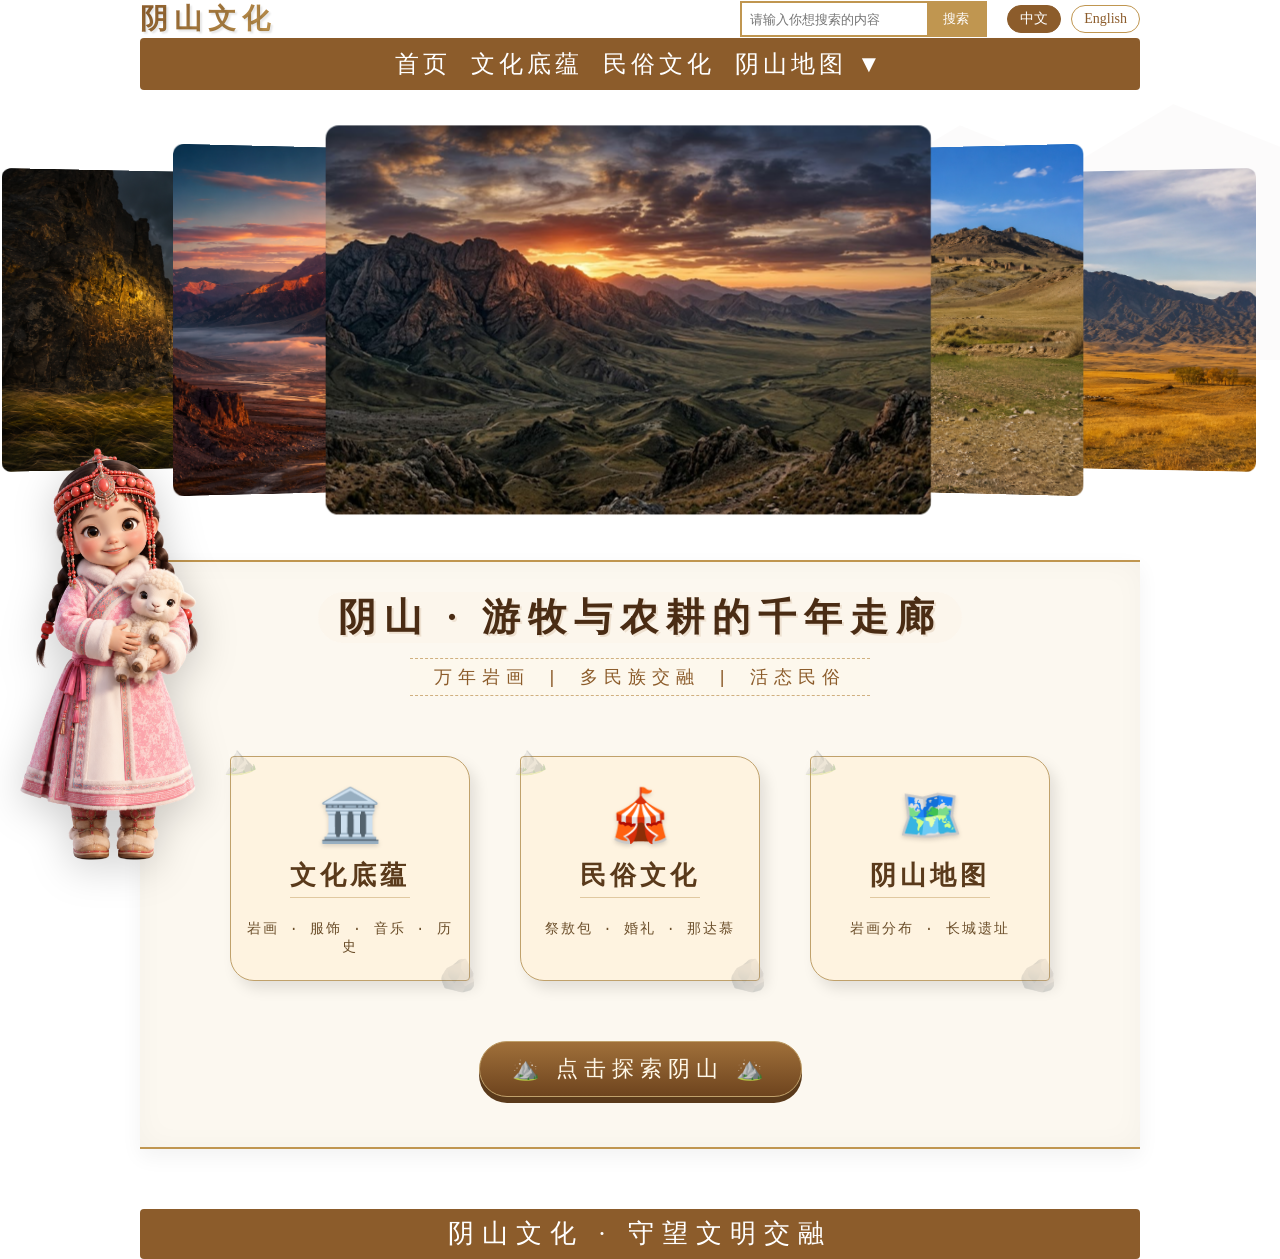
<file: index.html>
<!DOCTYPE html>
<html lang="zh-CN">
<head>
    <meta charset="UTF-8">
    <meta name="viewport" content="width=device-width, initial-scale=1.0">
    <title>阴山文化 · 文明走廊</title>
    <link rel="stylesheet" href="css/style.css">
    <style>
        /* ========== 全局历史感背景 ========== */
        body {
            background-color: #fcf8e8;
            background-image: radial-gradient(circle at 10% 20%, rgba(150, 110, 70, 0.08) 2px, transparent 2px),
                              repeating-linear-gradient(45deg, rgba(100, 70, 40, 0.02) 0px, rgba(100, 70, 40, 0.02) 2px, transparent 2px, transparent 8px);
            background-size: 28px 28px, 16px 16px;
            position: relative;
        }
        body::before {
            content: "";
            position: fixed;
            bottom: 0;
            left: 0;
            width: 100%;
            height: 40%;
            background: url('data:image/svg+xml;utf8,<svg xmlns="http://www.w3.org/2000/svg" viewBox="0 0 1200 300" opacity="0.1"><path fill="%237a5a3a" d="M0,300 L100,240 L200,260 L300,180 L400,210 L500,140 L600,170 L700,110 L800,140 L900,80 L1000,120 L1100,60 L1200,100 L1200,300 Z"/></svg>') no-repeat bottom center;
            background-size: 100% auto;
            pointer-events: none;
            z-index: 0;
        }
        /* 数字人：无边框，尺寸缩小 */
        .digital-human {
            position: fixed;
            bottom: 40px;
            left: 20px;
            z-index: 300;
            cursor: pointer;
            transition: transform 0.3s ease;
        }
        .digital-human:hover {
            transform: scale(1.02);
        }
        .avatar {
            width: 180px;
            height: auto;
            display: block;
            filter: drop-shadow(0 8px 20px rgba(0,0,0,0.2));
        }
        .avatar img {
            width: 100%;
            height: auto;
            display: block;
            border-radius: 0;
            background: transparent;
            border: none;
            box-shadow: none;
        }
        .speech-bubble {
            position: absolute;
            bottom: 220px;
            left: 20px;
            background: #fffef5;
            border: 2px solid #c09650;
            border-radius: 24px 24px 8px 24px;
            padding: 12px 20px;
            max-width: 280px;
            font-family: '楷体', 'Segoe UI', serif;
            font-size: 16px;
            color: #4a2e1a;
            box-shadow: 0 6px 16px rgba(0,0,0,0.2);
            backdrop-filter: blur(4px);
            z-index: 310;
            display: none;
            animation: fadeInUp 0.2s ease;
        }
        .speech-bubble::after {
            content: '';
            position: absolute;
            bottom: -12px;
            left: 20px;
            border-width: 12px 10px 0 10px;
            border-style: solid;
            border-color: #c09650 transparent transparent transparent;
        }
        .speech-bubble .close-bubble {
            float: right;
            font-size: 18px;
            font-weight: bold;
            margin-left: 12px;
            cursor: pointer;
            color: #8c5c2b;
        }
        @keyframes fadeInUp {
            from { opacity: 0; transform: translateY(20px); }
            to { opacity: 1; transform: translateY(0); }
        }
        .lang-switch {
            margin-left: 20px;
            display: flex;
            gap: 10px;
        }
        .lang-btn {
            background: transparent;
            border: 1px solid #c09650;
            padding: 4px 12px;
            border-radius: 30px;
            cursor: pointer;
            font-family: inherit;
            font-size: 14px;
            color: #8c5c2b;
            transition: 0.2s;
        }
        .lang-btn.active {
            background: #8c5c2b;
            color: white;
            border-color: #8c5c2b;
        }
        .lang-btn:hover {
            background: #c09650;
            color: white;
        }
        .ai-answer-box {
            width: 1000px;
            margin: 10px auto;
            background: #fef3e0;
            border-left: 4px solid #8c5c2b;
            padding: 15px 20px;
            border-radius: 20px;
            font-family: '楷体', 'Segoe UI', serif;
            color: #4a2e1a;
            box-shadow: 0 2px 8px rgba(0,0,0,0.05);
            display: none;
            transition: opacity 0.3s;
        }
        /* 原有全局样式 */
        * {
            padding: 0;
            margin: 0;
            text-decoration: none;
            list-style: none;
            box-sizing: border-box;
        }
        .wrapper {
            width: 1000px;
            margin: 0 auto;
        }
        .top {
            display: flex;
            justify-content: space-between;
            align-items: center;
        }
        .top img {
            width: 180px;
            height: 80px;
        }
        .search {
            display: flex;
            align-items: center;
            border: #c09650 2px solid;
        }
        .search input {
            padding: 8px;
            border: none;
            outline: none;
            flex: 1;
        }
        .search button {
            padding: 7px 16px;
            border: none;
            background-color: #c09650;
            color: #fff;
            cursor: pointer;
        }
        nav {
            border-radius: 4px;
            background-color: #8c5c2b;
            padding: 10px 8px;
            display: flex;
            justify-content: space-around;
        }
        nav a {
            color: #fff;
            font-family: 楷体;
            letter-spacing: 4px;
            font-size: 24px;
        }
        nav a:hover {
            color: #ffdf8e;
        }
        .banner {
            width: 1300px;
            height: 400px;
            margin: 30px auto;
        }
        .banner section {
            width: 1300px;
            height: 400px;
            margin: 0 auto;
        }
        .banner section>ul {
            width: 100%;
            height: 100%;
            position: relative;
            transform-style: preserve-3d;
            perspective: 4000px;
        }
        .banner section>ul>li {
            width: 560px;
            height: 360px;
            position: absolute;
            top: 50%;
            left: 50%;
            margin-left: -300px;
            margin-top: -180px;
            border-radius: 12px;
            overflow: hidden;
            transition: all 0.5s linear;
            cursor: pointer;
        }
        .banner section>ul>li>img {
            object-fit: cover;
            width: 100%;
            height: 100%;
        }
        .title {
            text-align: center;
            font-family: 楷体;
            letter-spacing: 8px;
            font-size: 24px;
            line-height: 33px;
            color: #fff;
            background-color: #8c5c2b;
            padding: 8px 8px 8px 18px;
            border-radius: 4px 20px 4px 20px;
        }
        .info {
            margin: 25px auto;
            display: flex;
            justify-content: space-between;
        }
        .info .text {
            width: 75%;
        }
        .info .text p {
            margin-bottom: 10px;
            text-indent: 2em;
            line-height: 28px;
            font-size: 18px;
            color: #5a3a1b;
        }
        .info img {
            width: 20%;
        }
        .hero {
            text-align: center;
            margin: 40px auto 60px;
            position: relative;
            background: #fcf8f0;
            border-top: 2px solid #c09650;
            border-bottom: 2px solid #c09650;
            padding: 30px 20px 50px;
            box-shadow: inset 0 0 30px rgba(0,0,0,0.03), 0 8px 20px rgba(0,0,0,0.05);
        }
        .hero h1 {
            font-size: 38px;
            letter-spacing: 8px;
            color: #4a2c14;
            font-family: 'Times New Roman', 楷体, '华文楷书', serif;
            text-shadow: 2px 2px 0 rgba(160, 110, 60, 0.15);
            margin-bottom: 15px;
            display: inline-block;
            padding: 0 20px;
            background: rgba(252, 245, 235, 0.7);
            border-radius: 60px;
        }
        .hero .subtitle {
            font-size: 18px;
            color: #8c5c2b;
            letter-spacing: 6px;
            font-family: 'Courier New', monospace;
            border-top: 1px dashed #d0b080;
            border-bottom: 1px dashed #d0b080;
            display: inline-block;
            padding: 6px 24px;
            background: rgba(255, 248, 235, 0.6);
        }
        .guide-cards {
            display: flex;
            justify-content: center;
            gap: 50px;
            flex-wrap: wrap;
            margin-top: 60px;
        }
        .guide-card {
            background: #fef3e0;
            width: 240px;
            padding: 28px 16px 24px;
            text-decoration: none;
            transition: all 0.3s ease;
            border: 1px solid #c0a16b;
            border-radius: 4px 24px 4px 24px;
            box-shadow: 6px 8px 14px rgba(0,0,0,0.1);
            position: relative;
        }
        .guide-card::before {
            content: "⛰️";
            position: absolute;
            top: -14px;
            left: -10px;
            font-size: 28px;
            opacity: 0.25;
            transform: rotate(-10deg);
        }
        .guide-card::after {
            content: "🪨";
            position: absolute;
            bottom: -14px;
            right: -10px;
            font-size: 32px;
            opacity: 0.2;
            transform: rotate(5deg);
        }
        .guide-card:hover {
            transform: translateY(-6px);
            border-color: #8c5c2b;
            box-shadow: 10px 14px 24px rgba(100,60,20,0.2);
            background: #fff7ea;
        }
        .card-icon {
            font-size: 52px;
            margin-bottom: 12px;
            filter: drop-shadow(0 2px 2px rgba(0,0,0,0.15));
        }
        .guide-card h3 {
            font-size: 26px;
            color: #5a3a1b;
            margin-bottom: 10px;
            font-family: '华文楷书', 'Times New Roman', serif;
            letter-spacing: 4px;
            border-bottom: 1px solid #e0c8a0;
            display: inline-block;
            padding-bottom: 4px;
        }
        .guide-card p {
            font-size: 14px;
            color: #6b4e2a;
            letter-spacing: 2px;
            font-family: 'Courier New', monospace;
            margin-top: 12px;
        }
        .explore-btn-wrapper {
            text-align: center;
            margin-top: 60px;
        }
        .explore-btn {
            display: inline-block;
            background: #8c5c2b;
            color: #fff8e8;
            font-size: 22px;
            font-family: '华文楷书', 'Times New Roman', serif;
            letter-spacing: 6px;
            padding: 12px 32px;
            border-radius: 60px;
            text-decoration: none;
            border: 1px solid #c0a16b;
            box-shadow: 0 6px 0 #5a3a1b;
            transition: all 0.2s ease;
            background-image: linear-gradient(to bottom, #a0703a, #6e441e);
        }
        .explore-btn:hover {
            transform: translateY(-3px);
            box-shadow: 0 9px 0 #5a3a1b;
            background-image: linear-gradient(to bottom, #b8864b, #7a4f25);
            color: #fff;
        }
        footer {
            background-color: #8c5c2b;
            width: 100%;
            height: 50px;
            line-height: 50px;
            text-align: center;
            color: white;
            font-family: 楷体;
            letter-spacing: 8px;
            font-size: 26px;
            border-radius: 4px;
        }
        nav ul {
            list-style: none;
            display: flex;
            gap: 20px;
        }
        nav ul li {
            margin: 0;
        }
        .dropdown {
            position: relative;
            display: inline-block;
        }
        .dropdown-content {
            display: none;
            position: absolute;
            background-color: #fef3e0;
            min-width: 160px;
            box-shadow: 0 8px 16px rgba(0,0,0,0.2);
            z-index: 1;
            border-radius: 12px;
            border: 1px solid #c09650;
            overflow: hidden;
            top: 100%;
            left: 0;
        }
        .dropdown-content a {
            color: #5a3a1b;
            padding: 12px 16px;
            text-decoration: none;
            display: block;
            text-align: left;
            font-size: 16px;
            letter-spacing: 2px;
            font-family: 楷体;
        }
        .dropdown-content a:hover {
            background-color: #e0c8a0;
            color: #3e2a1f;
        }
        .dropdown:hover .dropdown-content {
            display: block;
        }
        @media (max-width: 700px) {
            .digital-human { bottom: 20px; left: 10px; }
            .avatar { width: 120px; }
            .speech-bubble { bottom: 150px; left: 10px; max-width: 220px; font-size: 14px; }
            .wrapper { width: 90%; }
            .hero h1 { font-size: 24px; }
            .guide-cards { gap: 20px; }
            .guide-card { width: 200px; }
            .explore-btn { font-size: 16px; padding: 8px 20px; }
            .ai-answer-box { width: 90%; }
        }
    </style>
</head>
<body>
    <div class="top wrapper">
        <a href="index.html" class="logo-text">阴山文化</a>
        <div style="display: flex; align-items: center;">
            <div class="search">
                <input type="text" placeholder="请输入你想搜索的内容" id="searchInput">
                <button id="searchBtn">搜索</button>
            </div>
            <div class="lang-switch">
                <button class="lang-btn active" data-lang="zh">中文</button>
                <button class="lang-btn" data-lang="en">English</button>
            </div>
        </div>
    </div>

    <div id="aiAnswerBox" class="ai-answer-box"></div>

    <nav class="wrapper">
        <ul>
            <li><a href="index.html" id="navHome">首页</a></li>
            <li><a href="culture.html" id="navCulture">文化底蕴</a></li>
            <li><a href="liu.html" id="navFolk">民俗文化</a></li>
            <li class="dropdown">
                <a href="javascript:void(0)" class="dropbtn" id="navMap">阴山地图 ▼</a>
                <div class="dropdown-content">
                    <a href="map.html" id="navGaode">🗺️ 高德地图</a>
                    <a href="terrain.html" id="navTerrain">🏔️ 3D地形体验</a>
                </div>
            </li>
        </ul>
    </nav>

    <div class="banner">
        <section>
            <ul> 
                <li><img src="images/banner1.jpg" alt="阴山山脉风光"></li>
                <li><img src="images/banner2.png" alt="阴山岩画鹿群"></li>
                <li><img src="images/banner3.png" alt="阴山岩画狩猎场景"></li>
                <li><img src="images/banner4.png" alt="阴山文化遗址"></li>
                <li><img src="images/banner5.png" alt="阴山文化遗址"></li>
                <li><img src="images/banner6.png" alt="阴山文化遗址"></li>
            </ul>
        </section>
    </div>

    <div class="hero wrapper">
        <h1 id="heroTitle">阴山 · 游牧与农耕的千年走廊</h1>
        <p class="subtitle" id="heroSubtitle">万年岩画 | 多民族交融 | 活态民俗</p>
        <div class="guide-cards">
            <a href="culture.html" class="guide-card"><div class="card-icon">🏛️</div><h3 id="card1Title">文化底蕴</h3><p id="card1Desc">岩画 · 服饰 · 音乐 · 历史</p></a>
            <a href="liu.html" class="guide-card"><div class="card-icon">🎪</div><h3 id="card2Title">民俗文化</h3><p id="card2Desc">祭敖包 · 婚礼 · 那达慕</p></a>
            <a href="map.html" class="guide-card"><div class="card-icon">🗺️</div><h3 id="card3Title">阴山地图</h3><p id="card3Desc">岩画分布 · 长城遗址</p></a>
        </div>
        <div class="explore-btn-wrapper">
            <a href="culture.html" class="explore-btn" id="exploreBtn">⛰️ 点击探索阴山 ⛰️</a>
        </div>
    </div>

    <footer class="wrapper" id="footerText">阴山文化 · 守望文明交融</footer>

    <div class="digital-human" id="digitalHuman">
        <div class="avatar">
            <img src="images/keai.png" alt="数字人">
        </div>
    </div>
    <div id="speechBubble" class="speech-bubble">
        <span class="close-bubble" id="closeBubble">✕</span>
        <div id="bubbleText">赛白努！我是阴山小使者，带你了解草原文化～</div>
    </div>

    <script src="./js/js01.js"></script>
    <script>
        // ======================== 多语言文本库 ========================
        const langText = {
            zh: {
                searchPlaceholder: "请输入你想搜索的内容",
                navHome: "首页", navCulture: "文化底蕴", navFolk: "民俗文化",
                navMap: "阴山地图 ▼", navGaode: "🗺️ 高德地图", navTerrain: "🏔️ 3D地形体验",
                heroTitle: "阴山 · 游牧与农耕的千年走廊", heroSubtitle: "万年岩画 | 多民族交融 | 活态民俗",
                card1Title: "文化底蕴", card1Desc: "岩画 · 服饰 · 音乐 · 历史",
                card2Title: "民俗文化", card2Desc: "祭敖包 · 婚礼 · 那达慕",
                card3Title: "阴山地图", card3Desc: "岩画分布 · 长城遗址",
                exploreBtn: "⛰️ 点击探索阴山 ⛰️", footer: "阴山文化 · 守望文明交融",
                greetings: [
                    "🏔️ 赛白努！欢迎来到阴山文化世界～",
                    "🐫 想了解祭敖包、那达慕吗？点击民俗文化页吧！",
                    "🪨 阴山岩画有上万年历史，是不是很神奇？",
                    "🍶 来尝尝草原的奶食文化，白色象征吉祥哦！",
                    "🎵 听过马头琴的传说吗？凄美又动人。",
                    "🏹 你知道“男儿三艺”是哪三样吗？",
                    "📜 阴山是游牧与农耕的分界线，又是交融带。",
                    "🔥 腊月二十三，蒙古族要祭火祈福～"
                ]
            },
            en: {
                searchPlaceholder: "Search...",
                navHome: "Home", navCulture: "Cultural Heritage", navFolk: "Folk Culture",
                navMap: "Yinshan Map ▼", navGaode: "🗺️ Amap", navTerrain: "🏔️ 3D Terrain",
                heroTitle: "Yinshan · Millennial Corridor of Nomads & Farmers", heroSubtitle: "10,000-yr Rock Art | Ethnic Integration | Living Customs",
                card1Title: "Cultural Heritage", card1Desc: "Rock Art · Costume · Music · History",
                card2Title: "Folk Culture", card2Desc: "Ovoo Worship · Wedding · Naadam",
                card3Title: "Yinshan Map", card3Desc: "Petroglyphs · Great Wall Sites",
                exploreBtn: "⛰️ Explore Yinshan ⛰️", footer: "Yinshan Culture · Witness of Civilizations",
                greetings: [
                    "🏔️ Hello! Welcome to Yinshan Culture World～",
                    "🐫 Interested in Ovoo worship or Naadam? Check Folk Culture page!",
                    "🪨 Yinshan rock art has over 10,000 years of history. Amazing, right?",
                    "🍶 Taste the dairy culture of the steppe; white symbolizes good luck!",
                    "🎵 Have you heard the legend of the horse-head fiddle?",
                    "🏹 Do you know the 'Three Arts of Men'?",
                    "📜 Yinshan is both a dividing line and a melting pot of nomads and farmers.",
                    "🔥 On the 23rd of the 12th lunar month, Mongolians worship fire for blessings～"
                ]
            }
        };

        let currentLang = 'zh';
        let greetings = langText.zh.greetings;

        function setLanguage(lang) {
            currentLang = lang;
            const texts = langText[lang];
            document.getElementById('searchInput').placeholder = texts.searchPlaceholder;
            document.getElementById('navHome').innerText = texts.navHome;
            document.getElementById('navCulture').innerText = texts.navCulture;
            document.getElementById('navFolk').innerText = texts.navFolk;
            document.getElementById('navMap').innerText = texts.navMap;
            document.getElementById('navGaode').innerText = texts.navGaode;
            document.getElementById('navTerrain').innerText = texts.navTerrain;
            document.getElementById('heroTitle').innerText = texts.heroTitle;
            document.getElementById('heroSubtitle').innerText = texts.heroSubtitle;
            document.getElementById('card1Title').innerText = texts.card1Title;
            document.getElementById('card1Desc').innerText = texts.card1Desc;
            document.getElementById('card2Title').innerText = texts.card2Title;
            document.getElementById('card2Desc').innerText = texts.card2Desc;
            document.getElementById('card3Title').innerText = texts.card3Title;
            document.getElementById('card3Desc').innerText = texts.card3Desc;
            document.getElementById('exploreBtn').innerHTML = texts.exploreBtn;
            document.getElementById('footerText').innerText = texts.footer;
            greetings = texts.greetings;
            document.querySelectorAll('.lang-btn').forEach(btn => {
                if (btn.getAttribute('data-lang') === lang) btn.classList.add('active');
                else btn.classList.remove('active');
            });
        }

        function showRandomGreeting() {
            const randomIndex = Math.floor(Math.random() * greetings.length);
            const msg = greetings[randomIndex];
            const bubbleDiv = document.getElementById('bubbleText');
            bubbleDiv.innerHTML = msg;
            const bubble = document.getElementById('speechBubble');
            bubble.style.display = 'block';
            setTimeout(() => {
                if (bubble) bubble.style.display = 'none';
            }, 6000);
        }

        document.querySelectorAll('.lang-btn').forEach(btn => {
            btn.addEventListener('click', () => setLanguage(btn.getAttribute('data-lang')));
        });

        const digitalHuman = document.getElementById('digitalHuman');
        const speechBubble = document.getElementById('speechBubble');
        const closeBubble = document.getElementById('closeBubble');
        digitalHuman.addEventListener('click', (e) => {
            e.stopPropagation();
            showRandomGreeting();
        });
        closeBubble.addEventListener('click', (e) => {
            e.stopPropagation();
            speechBubble.style.display = 'none';
        });
        document.body.addEventListener('click', (e) => {
            if (speechBubble.style.display === 'block' && !speechBubble.contains(e.target) && e.target !== digitalHuman) {
                speechBubble.style.display = 'none';
            }
        });

        // ======================== 本地知识库问答 ========================
        const knowledgeBase = {
            zh: [
                { keywords: ["岩画", "岩画价值", "岩画历史", "岩画意义"], answer: "阴山岩画分布150余处，留存五万余幅，从旧石器时代延至元明。2006年列为全国重点文保单位，2012年列入世界文化遗产预备名录。题材涵盖狩猎、放牧、祭祀、星辰、战争等，是研究北方游牧民族历史艺术的宝库。" },
                { keywords: ["那达慕", "男儿三艺", "摔跤", "赛马", "射箭"], answer: "那达慕是蒙古族传统体育竞技大会，包含摔跤、赛马、射箭，称为“男儿三艺”。2006年列入国家级非物质文化遗产，是阴山游牧文化活态传承的体现。" },
                { keywords: ["祭敖包", "敖包"], answer: "祭敖包是蒙古族传统祭祀仪式，人们献上哈达、奶食、酒，绕行三圈祈求风调雨顺、人畜平安。" },
                { keywords: ["婚礼", "蒙古族婚礼"], answer: "蒙古族婚礼仪式包括提亲、迎亲、拜火、敬酒等，新娘戴珊瑚头饰，新郎骑马迎亲，伴有祝颂词和民歌。" },
                { keywords: ["奶食", "奶制品", "奶豆腐", "奶酪"], answer: "奶食文化是蒙古族饮食核心，包括鲜奶、酸奶、奶豆腐、奶酪等，白色象征吉祥，用于待客和祭祀。" },
                { keywords: ["驼文化", "骆驼"], answer: "阴山以北的戈壁草原，骆驼是传统交通工具，驼毛擀毡、驼奶酿酒，冬季有骆驼赛跑等比赛。" },
                { keywords: ["祭火", "祭火节"], answer: "农历腊月二十三或二十四，蒙古族举行祭火仪式，供奉羊胸骨、奶食，祈求家庭平安、牲畜兴旺。" },
                { keywords: ["敬酒", "敬酒礼仪"], answer: "敬酒是蒙古族最高礼遇，客人用无名指蘸酒弹向天、地、火神，然后饮用，伴有祝酒歌。" },
                { keywords: ["长城", "赵长城", "高阙塞", "鸡鹿塞"], answer: "阴山山脉是历代长城最密集地段，有战国赵长城、秦汉长城、高阙塞、鸡鹿塞等关隘。" },
                { keywords: ["草原丝路", "丝绸之路", "参天可汗道"], answer: "唐代参天可汗道、元代木怜道穿过阴山，茶叶丝绸北上，马匹毛皮南下，是商贸枢纽。" },
                { keywords: ["阴山文化", "阴山历史", "阴山特点"], answer: "阴山是游牧文明与农耕文明的分界线与交融带，拥有岩画、长城、丝路、民俗等丰富遗产。" },
                { keywords: ["数字人", "语音", "说话"], answer: "点击左下角的小人，我会用甜美的声音为你介绍阴山文化哦～" }
            ],
            en: [
                { keywords: ["rock art", "petroglyph", "rock art value"], answer: "Yinshan rock art has over 10,000 years, listed as national heritage in 2006 and tentative World Heritage in 2012. It depicts hunting, herding, rituals, stars, wars." },
                { keywords: ["naadam", "three arts"], answer: "Naadam is a traditional Mongolian festival including wrestling, horse racing, archery, intangible cultural heritage." },
                { keywords: ["ovoo", "worship"], answer: "Ovoo worship is a ceremony praying for good weather and peace, with offerings of milk and wine." },
                { keywords: ["wedding", "mongolian wedding"], answer: "Mongolian wedding includes proposal, fire worship, toasting, and the bride wears coral headdress." },
                { keywords: ["dairy", "milk tea", "cheese"], answer: "Dairy products like milk, yogurt, cheese are essential in Mongolian diet, symbolizing luck and hospitality." },
                { keywords: ["camel culture"], answer: "Camels are used for transport, camel hair felt and camel milk wine are traditional crafts." },
                { keywords: ["fire worship"], answer: "Fire worship is held on the 23rd of the 12th lunar month, offering sheep breastbone and dairy." },
                { keywords: ["toasting"], answer: "Toasting is the highest courtesy; guests dip ring finger and flick to heaven, earth, and fire god." },
                { keywords: ["great wall", "zhao great wall", "gaquesai"], answer: "The Yinshan Mountains have the most dense Great Wall sections, including Zhao Great Wall, Gaquesai pass." },
                { keywords: ["silk road", "grassland silk road"], answer: "The grassland Silk Road passed through Yinshan, trading tea, silk, horses, and furs." }
            ]
        };

        function localSearch(query, lang) {
            const db = knowledgeBase[lang];
            if (!db) return null;
            const lowerQuery = query.toLowerCase();
            for (let item of db) {
                for (let kw of item.keywords) {
                    if (lowerQuery.includes(kw.toLowerCase())) {
                        return item.answer;
                    }
                }
            }
            return null;
        }

        function getFallbackAnswer(lang) {
            return lang === 'zh' 
                ? "这个问题我还不太清楚，你可以去「文化底蕴」或「民俗文化」页面看看哦～或者换个关键词试试（例如“岩画”、“那达慕”）。"
                : "Sorry, I don't know the answer. You may check 'Cultural Heritage' or 'Folk Culture' pages, or try different keywords like 'rock art'.";
        }

        const answerBox = document.getElementById('aiAnswerBox');
        const searchInput = document.getElementById('searchInput');
        const searchBtn = document.getElementById('searchBtn');

        function showAnswer(answer) {
            answerBox.innerHTML = `<span>💬 ${answer}</span>`;
            answerBox.style.display = 'block';
            if (window.answerTimeout) clearTimeout(window.answerTimeout);
            window.answerTimeout = setTimeout(() => {
                answerBox.style.opacity = '0';
                setTimeout(() => {
                    answerBox.style.display = 'none';
                    answerBox.style.opacity = '1';
                }, 300);
            }, 12000);
        }

        async function handleSearch() {
            const query = searchInput.value.trim();
            if (!query) return;
            showAnswer('🤔 正在寻找答案...');
            setTimeout(() => {
                let answer = localSearch(query, currentLang);
                if (!answer) answer = getFallbackAnswer(currentLang);
                showAnswer(answer);
            }, 100);
        }

        searchBtn.addEventListener('click', handleSearch);
        searchInput.addEventListener('keypress', (e) => {
            if (e.key === 'Enter') handleSearch();
        });

        setLanguage('zh');
    </script>
</body>
</html>
</file>
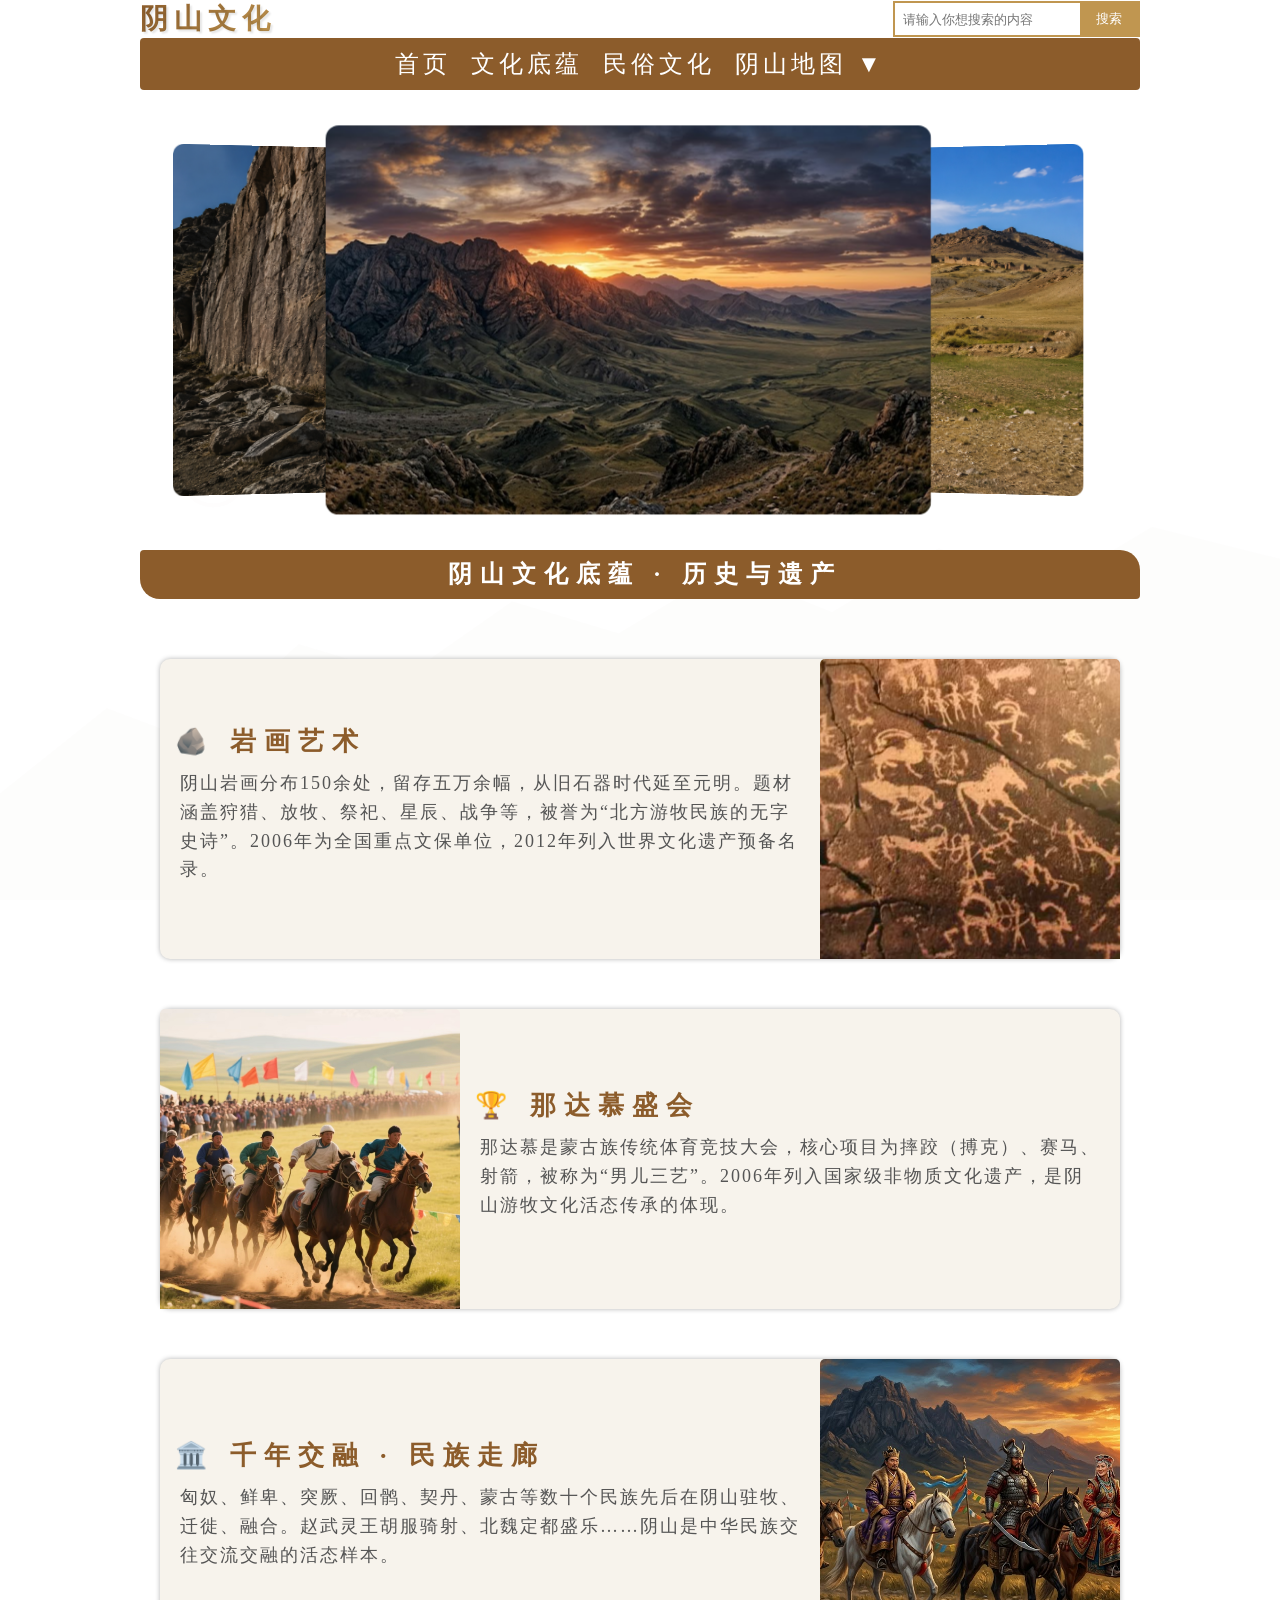
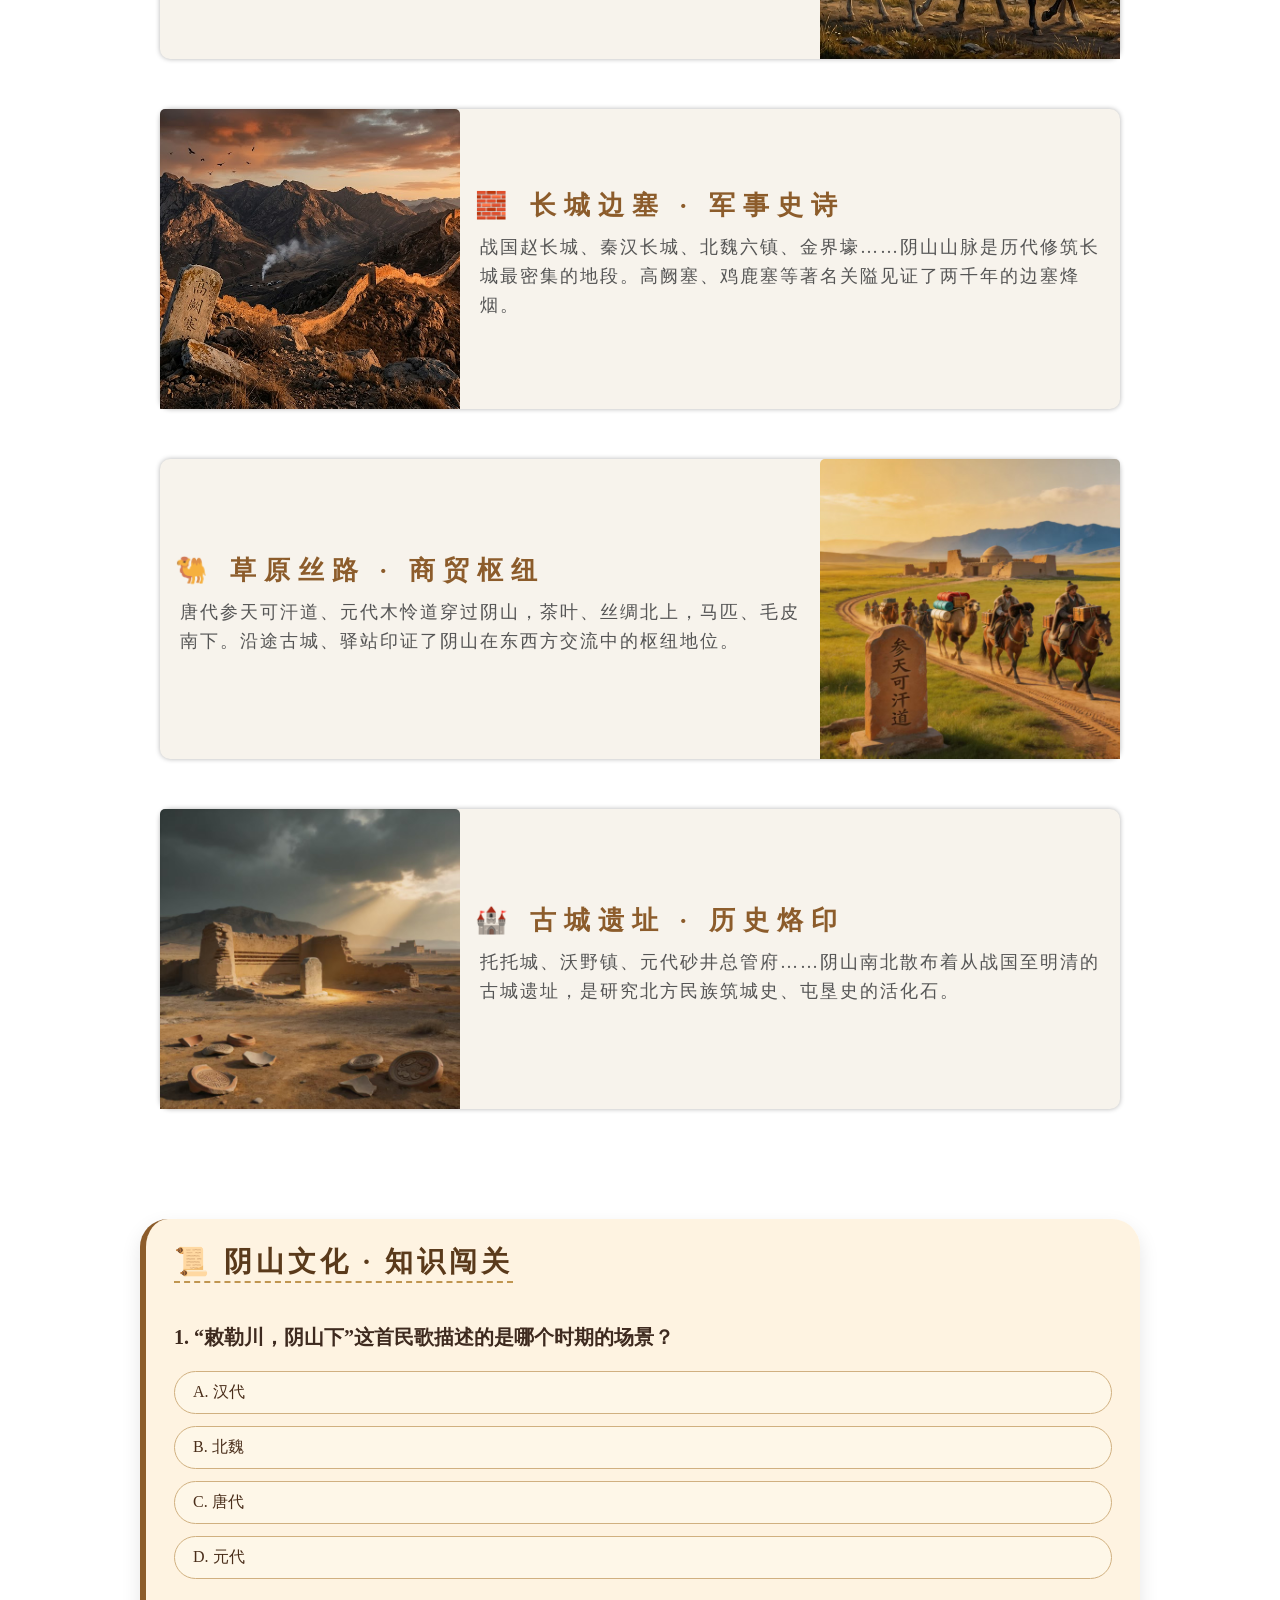
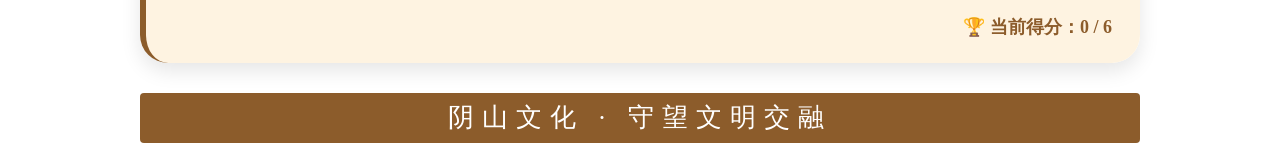
<file: culture.html>
<!DOCTYPE html>
<html lang="en">
<head>
    <meta charset="UTF-8">
    <meta name="viewport" content="width=device-width, initial-scale=1.0">
    <title>阴山文化 · 文化底蕴</title>
    <link rel="stylesheet" href="css/style.css">
</head>
<body>
    <!-- 顶部区域 -->
    <div class="top wrapper">
        <a href="index.html" class="logo-text">阴山文化</a>
        <div class="search">
            <input type="text" placeholder="请输入你想搜索的内容">
            <button>搜索</button>
        </div>
    </div>
    
    <!-- 导航菜单 -->
    <nav class="wrapper">
        <ul>
            <li><a href="index.html">首页</a></li>
            <li><a href="culture.html">文化底蕴</a></li>
            <li><a href="liu.html">民俗文化</a></li>
            <li class="dropdown">
                <a href="javascript:void(0)" class="dropbtn">阴山地图 ▼</a>
                <div class="dropdown-content">
                    <a href="map.html">🗺️ 高德地图</a>
                    <a href="terrain.html">🏔️ 3D地形体验</a>
                </div>
            </li>
        </ul>
    </nav>
    
    <!-- 轮播图 -->
    <div class="banner">
        <section>
            <ul> 
                <li><img src="images/banner1.jpg" alt="阴山山脉风光"></li>
                <li><img src="images/banner2.png" alt="阴山岩画鹿群"></li>
                <li><img src="images/banner3.png" alt="阴山岩画狩猎场景"></li>
                <li><img src="images/banner4.png" alt="阴山文化遗址"></li>
            </ul>
        </section>
    </div>
    
    <h3 class="title wrapper">阴山文化底蕴 · 历史与遗产</h3>
    
    <div class="make-items wrapper">
        <!-- 六个卡片内容不变，省略重复部分，保持原有结构 -->
        <div class="item"><div class="text"><h3>🪨 岩画艺术</h3><p>阴山岩画分布150余处，留存五万余幅，从旧石器时代延至元明。题材涵盖狩猎、放牧、祭祀、星辰、战争等，被誉为“北方游牧民族的无字史诗”。2006年为全国重点文保单位，2012年列入世界文化遗产预备名录。</p></div><img src="images/yanhua1.png" alt="岩画艺术"></div>
        <div class="item"><div class="text"><h3>🏆 那达慕盛会</h3><p>那达慕是蒙古族传统体育竞技大会，核心项目为摔跤（搏克）、赛马、射箭，被称为“男儿三艺”。2006年列入国家级非物质文化遗产，是阴山游牧文化活态传承的体现。</p></div><img src="images/nadamu.jpg" alt="那达慕"></div>
        <div class="item"><div class="text"><h3>🏛️ 千年交融 · 民族走廊</h3><p>匈奴、鲜卑、突厥、回鹘、契丹、蒙古等数十个民族先后在阴山驻牧、迁徙、融合。赵武灵王胡服骑射、北魏定都盛乐……阴山是中华民族交往交流交融的活态样本。</p></div><img src="images/minzujiaoron.jpg" alt="民族融合"></div>
        <div class="item"><div class="text"><h3>🧱 长城边塞 · 军事史诗</h3><p>战国赵长城、秦汉长城、北魏六镇、金界壕……阴山山脉是历代修筑长城最密集的地段。高阙塞、鸡鹿塞等著名关隘见证了两千年的边塞烽烟。</p></div><img src="images/changcheng.jpg" alt="长城遗址"></div>
        <div class="item"><div class="text"><h3>🐫 草原丝路 · 商贸枢纽</h3><p>唐代参天可汗道、元代木怜道穿过阴山，茶叶、丝绸北上，马匹、毛皮南下。沿途古城、驿站印证了阴山在东西方交流中的枢纽地位。</p></div><img src="images/sichou.png" alt="草原丝路"></div>
        <div class="item"><div class="text"><h3>🏰 古城遗址 · 历史烙印</h3><p>托托城、沃野镇、元代砂井总管府……阴山南北散布着从战国至明清的古城遗址，是研究北方民族筑城史、屯垦史的活化石。</p></div><img src="images/yizhi.png" alt="古城遗址"></div>
    </div>

    <!-- ========= 阴山文化趣味问答模块（随机顺序版） ========= -->
    <div class="quiz-wrapper wrapper">
        <div class="quiz-card">
            <h3>📜 阴山文化 · 知识闯关</h3>
            <div id="quiz">
                <div id="question"></div>
                <div id="options"></div>
                <div id="feedback"></div>
                <div class="quiz-controls">
                    <button id="nextBtn" style="display:none;">下一题 ➡️</button>
                    <button id="restartBtn" style="display:none;">🔄 重新开始</button>
                </div>
                <div id="score"></div>
            </div>
        </div>
    </div>

    <footer class="wrapper">
        阴山文化 · 守望文明交融
    </footer>
    
    <script src="./js/js01.js"></script>

    <style>
        .quiz-wrapper {
            margin: 40px auto 30px;
        }
        .quiz-card {
            background: rgba(254, 243, 224, 0.95);
            border-radius: 28px;
            padding: 24px 28px;
            border-left: 6px solid #8c5c2b;
            box-shadow: 0 8px 20px rgba(0,0,0,0.1);
            backdrop-filter: blur(2px);
            font-family: '楷体', 'Segoe UI', serif;
        }
        .quiz-card h3 {
            font-size: 28px;
            color: #5a3a1b;
            border-bottom: 2px dashed #c09650;
            display: inline-block;
            margin-bottom: 20px;
            letter-spacing: 4px;
        }
        #question {
            font-size: 20px;
            font-weight: bold;
            color: #3e2a1f;
            margin: 20px 0 16px;
            line-height: 1.4;
        }
        #options {
            display: flex;
            flex-direction: column;
            gap: 12px;
            margin: 20px 0;
        }
        .opt-btn {
            background: #fef7e8;
            border: 1px solid #d0b080;
            border-radius: 60px;
            padding: 10px 18px;
            text-align: left;
            font-size: 16px;
            font-family: inherit;
            cursor: pointer;
            transition: 0.2s;
            color: #4a2e1a;
        }
        .opt-btn:hover {
            background: #e6d4b0;
            border-color: #8c5c2b;
            transform: translateX(6px);
        }
        .correct-feedback {
            color: #2a6b2f;
            background: #e0f0e0;
            padding: 10px 16px;
            border-radius: 28px;
            margin: 10px 0;
        }
        .wrong-feedback {
            color: #a13e2b;
            background: #ffe0d8;
            padding: 10px 16px;
            border-radius: 28px;
            margin: 10px 0;
        }
        .quiz-controls {
            display: flex;
            gap: 20px;
            margin: 20px 0 10px;
        }
        .quiz-controls button {
            background: #8c5c2b;
            border: none;
            padding: 8px 20px;
            border-radius: 40px;
            color: white;
            font-size: 16px;
            cursor: pointer;
            font-family: inherit;
            transition: 0.2s;
        }
        .quiz-controls button:hover {
            background: #b27a40;
            transform: scale(1.02);
        }
        #score {
            font-size: 18px;
            color: #8c5c2b;
            font-weight: bold;
            margin-top: 16px;
            text-align: right;
        }
        @media (max-width: 700px) {
            .quiz-card { padding: 16px; }
            #question { font-size: 18px; }
            .opt-btn { font-size: 14px; }
        }
    </style>

    <script>
        // ---------- 原始题库 ----------
        const originalQuiz = [
            {
                question: "阴山岩画于哪一年被列入全国重点文物保护单位？",
                options: ["1996年", "2006年", "2012年", "2018年"],
                correct: 1,
                explanation: "2006年，阴山岩画被国务院列为第六批全国重点文物保护单位；2012年列入世界文化遗产预备名录。"
            },
            {
                question: "“敕勒川，阴山下”这首民歌描述的是哪个时期的场景？",
                options: ["汉代", "北魏", "唐代", "元代"],
                correct: 1,
                explanation: "《敕勒歌》是北朝民歌，产生于北魏时期，描绘了阴山脚下草原的壮丽风光。"
            },
            {
                question: "阴山山脉是中国哪两种文明的重要分界线？",
                options: ["农耕文明与海洋文明", "游牧文明与农耕文明", "森林文明与游牧文明", "绿洲文明与高原文明"],
                correct: 1,
                explanation: "阴山以北是游牧区，以南是河套农耕区，是游牧文明与农耕文明的分界线与交融带。"
            },
            {
                question: "下列哪个遗址不属于阴山地区的长城关隘？",
                options: ["高阙塞", "鸡鹿塞", "玉门关", "赵长城"],
                correct: 2,
                explanation: "玉门关位于甘肃敦煌，不属于阴山地区；高阙塞、鸡鹿塞和赵长城都在阴山沿线。"
            },
            {
                question: "马头琴被列入国家级非物质文化遗产的时间是？",
                options: ["2006年", "2008年", "2010年", "2014年"],
                correct: 0,
                explanation: "2006年，蒙古族马头琴音乐被列入第一批国家级非物质文化遗产名录。"
            },
            {
                question: "阴山岩画的主要题材不包括以下哪一项？",
                options: ["狩猎放牧", "日月星辰", "佛教壁画", "部落战争"],
                correct: 2,
                explanation: "阴山岩画多为史前至元代的游牧民族作品，主要内容为动物、狩猎、祭祀、战争等，佛教壁画多见于敦煌等地。"
            }
        ];

        let currentQuiz = [];   // 打乱后的题库
        let currentIndex = 0;
        let score = 0;
        let answered = false;

        const questionEl = document.getElementById('question');
        const optionsEl = document.getElementById('options');
        const feedbackEl = document.getElementById('feedback');
        const nextBtn = document.getElementById('nextBtn');
        const restartBtn = document.getElementById('restartBtn');
        const scoreEl = document.getElementById('score');

        // Fisher-Yates 随机打乱数组
        function shuffleArray(arr) {
            for (let i = arr.length - 1; i > 0; i--) {
                const j = Math.floor(Math.random() * (i + 1));
                [arr[i], arr[j]] = [arr[j], arr[i]];
            }
            return arr;
        }

        // 重新开始或初始化时，随机排列题库
        function shuffleAndReset() {
            // 深拷贝原始题库并打乱顺序
            currentQuiz = shuffleArray([...originalQuiz]);
            currentIndex = 0;
            score = 0;
            answered = false;
            loadQuestion();
            nextBtn.style.display = 'none';
            restartBtn.style.display = 'none';
        }

        function loadQuestion() {
            if (!currentQuiz.length) return;
            answered = false;
            const q = currentQuiz[currentIndex];
            questionEl.textContent = `${currentIndex+1}. ${q.question}`;
            optionsEl.innerHTML = '';
            q.options.forEach((opt, idx) => {
                const btn = document.createElement('button');
                btn.className = 'opt-btn';
                btn.textContent = `${String.fromCharCode(65+idx)}. ${opt}`;
                btn.addEventListener('click', () => checkAnswer(idx, btn));
                optionsEl.appendChild(btn);
            });
            feedbackEl.innerHTML = '';
            nextBtn.style.display = 'none';
            restartBtn.style.display = 'none';
            scoreEl.textContent = `🏆 当前得分：${score} / ${currentQuiz.length}`;
        }

        function checkAnswer(selectedIdx, btn) {
            if (answered) return;
            answered = true;
            const q = currentQuiz[currentIndex];
            const isCorrect = (selectedIdx === q.correct);
            if (isCorrect) {
                score++;
                feedbackEl.innerHTML = `<div class="correct-feedback">✅ 回答正确！ ${q.explanation}</div>`;
            } else {
                feedbackEl.innerHTML = `<div class="wrong-feedback">❌ 回答错误。正确答案是 ${String.fromCharCode(65+q.correct)}. ${q.options[q.correct]}。<br>📖 ${q.explanation}</div>`;
            }
            document.querySelectorAll('.opt-btn').forEach(btn => btn.disabled = true);
            scoreEl.textContent = `🏆 当前得分：${score} / ${currentQuiz.length}`;
            
            if (currentIndex + 1 < currentQuiz.length) {
                nextBtn.style.display = 'inline-block';
            } else {
                nextBtn.style.display = 'none';
                restartBtn.style.display = 'inline-block';
                if (score === currentQuiz.length) {
                    feedbackEl.innerHTML += `<div class="correct-feedback">🎉 恭喜你！满分通过！你对阴山文化了如指掌！ 🎉</div>`;
                } else {
                    feedbackEl.innerHTML += `<div class="wrong-feedback">📚 已完成所有题目，得分 ${score}/${currentQuiz.length}。点击“重新开始”试试新的题目顺序～</div>`;
                }
            }
        }

        function nextQuestion() {
            if (!answered) return;
            currentIndex++;
            loadQuestion();
        }

        function restartQuiz() {
            shuffleAndReset();
        }

        nextBtn.addEventListener('click', nextQuestion);
        restartBtn.addEventListener('click', restartQuiz);

        // 页面首次加载：随机打乱题库并开始
        shuffleAndReset();
    </script>
</body>
</html>
</file>
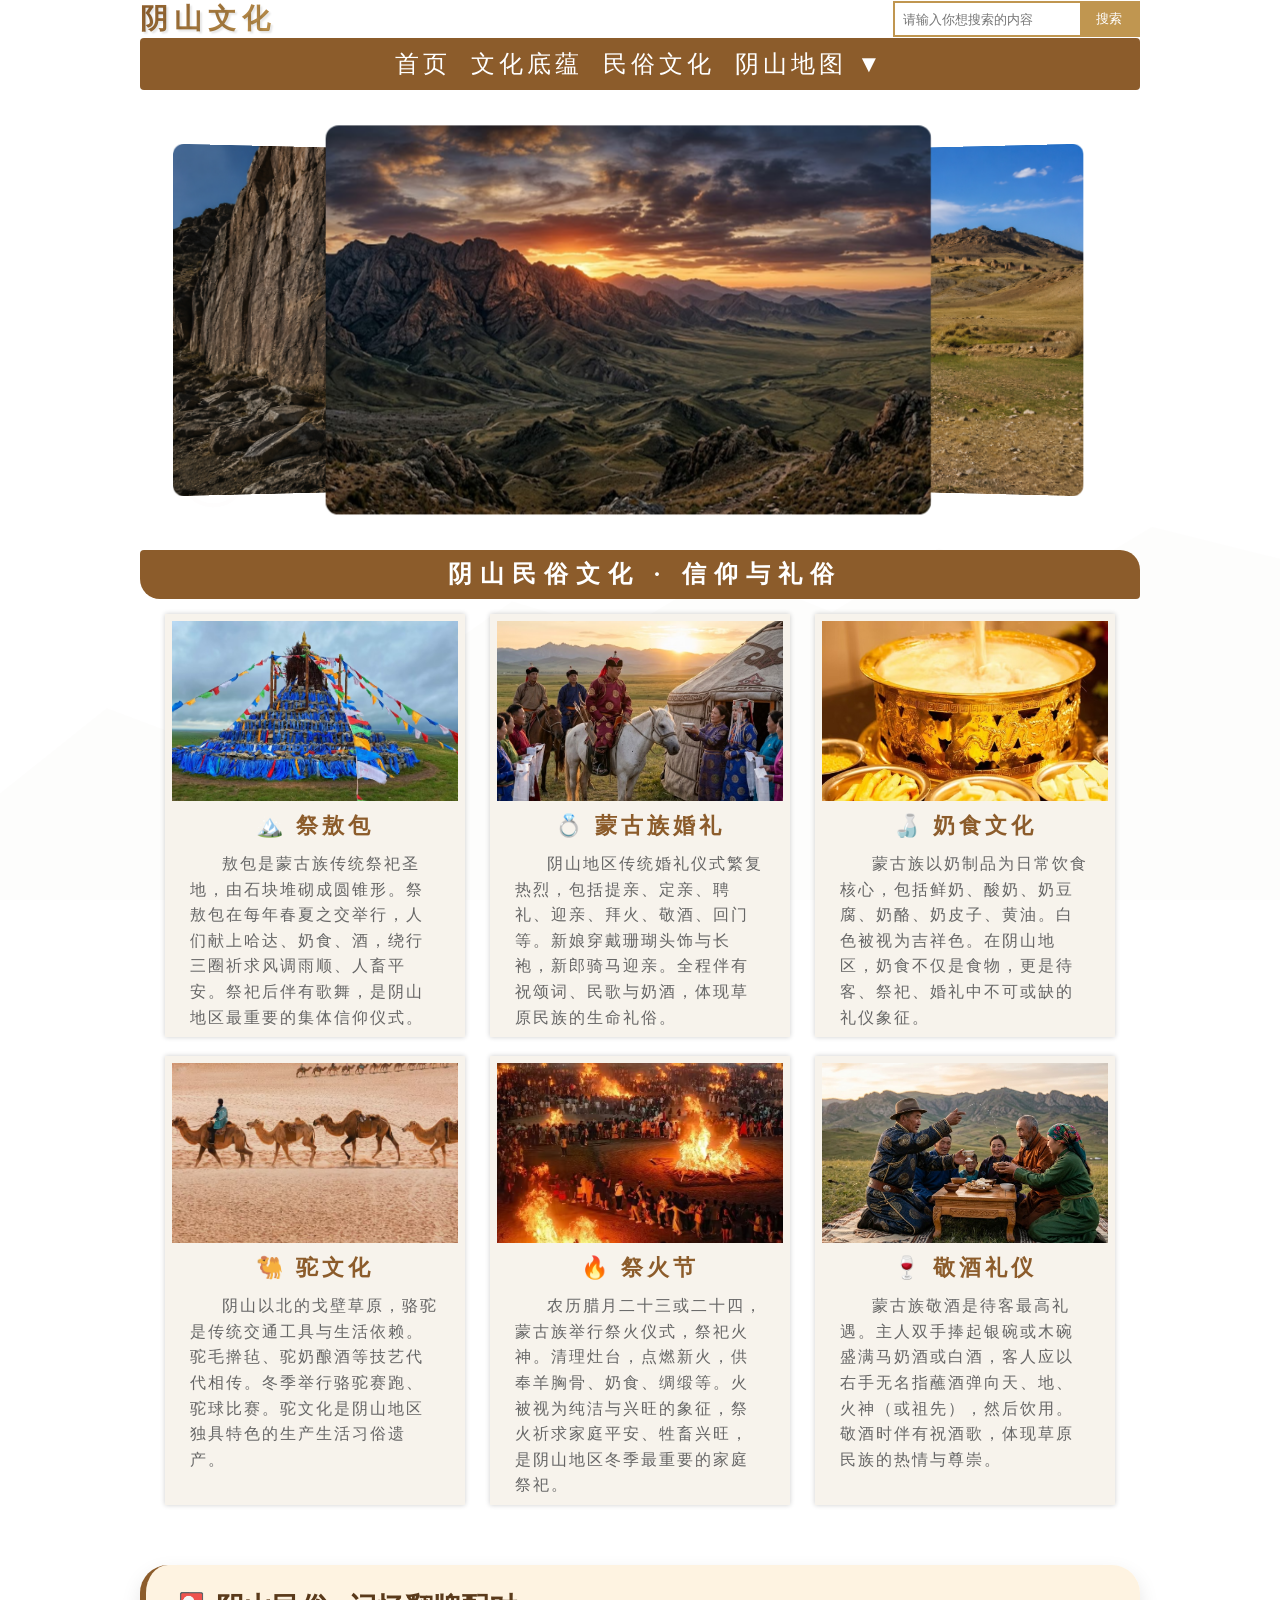
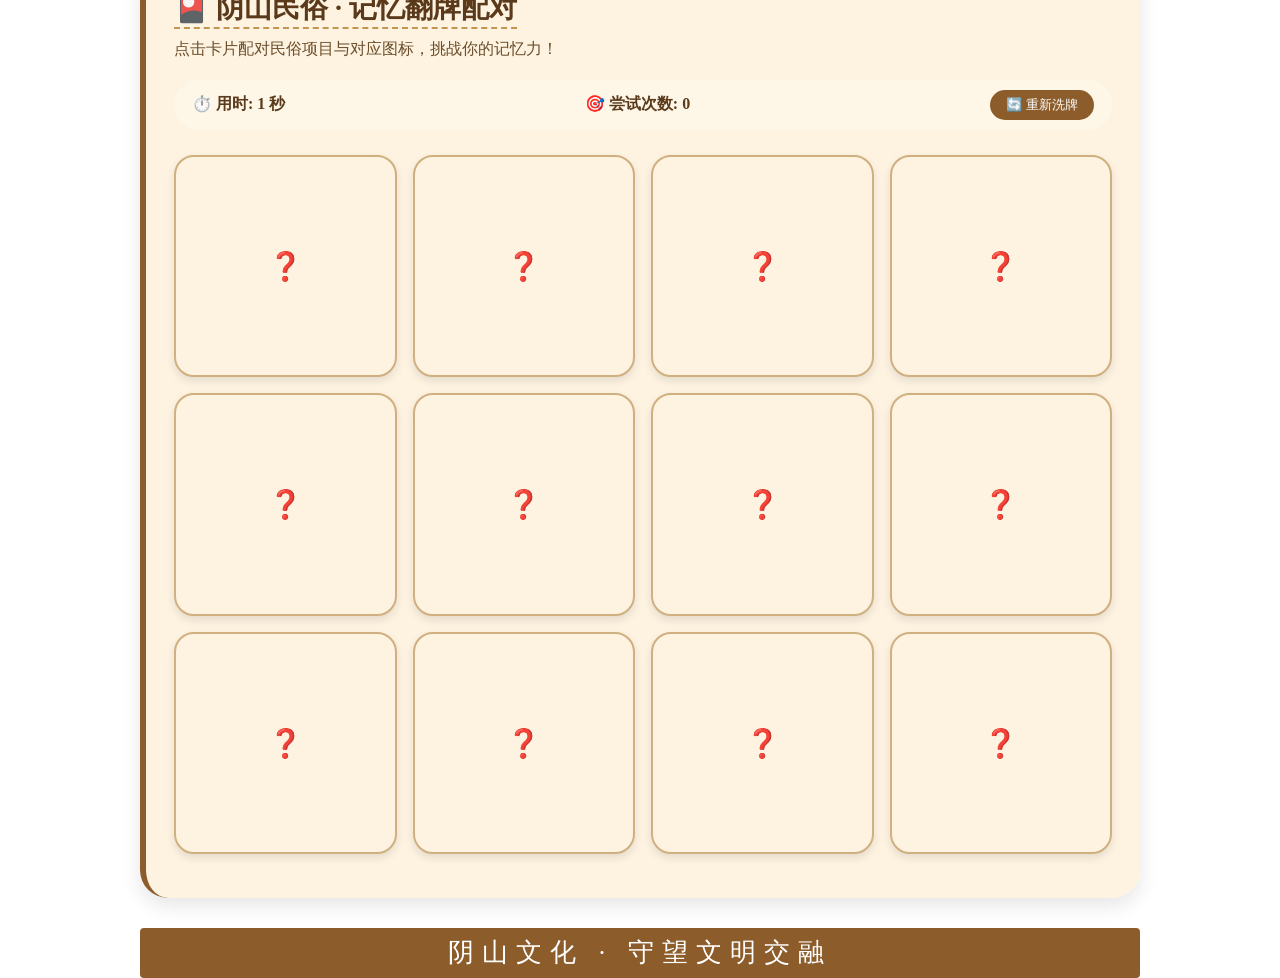
<file: liu.html>
<!DOCTYPE html>
<html lang="en">
<head>
    <meta charset="UTF-8">
    <meta name="viewport" content="width=device-width, initial-scale=1.0">
    <title>阴山文化 · 民俗文化</title>
    <link rel="stylesheet" href="css/style.css">
    <style>
        /* 游戏附加样式（不冲突原有样式） */
        .game-wrapper {
            margin: 40px auto 30px;
        }
        .game-card {
            background: rgba(254, 243, 224, 0.95);
            border-radius: 28px;
            padding: 24px 28px;
            border-left: 6px solid #8c5c2b;
            box-shadow: 0 8px 20px rgba(0,0,0,0.1);
            font-family: '楷体', 'Segoe UI', serif;
        }
        .game-card h3 {
            font-size: 28px;
            color: #5a3a1b;
            border-bottom: 2px dashed #c09650;
            display: inline-block;
            margin-bottom: 10px;
        }
        .game-desc {
            color: #6b4e2a;
            margin-bottom: 20px;
        }
        .game-stats {
            display: flex;
            justify-content: space-between;
            align-items: center;
            background: #fef7e8;
            padding: 10px 18px;
            border-radius: 40px;
            margin-bottom: 25px;
            flex-wrap: wrap;
            gap: 12px;
        }
        .game-stats span {
            font-size: 16px;
            font-weight: bold;
            color: #5a3a1b;
        }
        .game-stats button {
            background: #8c5c2b;
            border: none;
            padding: 6px 16px;
            border-radius: 30px;
            color: white;
            cursor: pointer;
            font-family: inherit;
            transition: 0.2s;
        }
        .game-stats button:hover {
            background: #b27a40;
        }
        .game-board {
            display: grid;
            grid-template-columns: repeat(4, 1fr);
            gap: 16px;
            justify-items: center;
            align-items: center;
            margin: 20px 0;
        }
        .card {
            background: #fef3e0;
            border: 2px solid #d0b080;
            border-radius: 20px;
            width: 100%;
            aspect-ratio: 1 / 1;
            cursor: pointer;
            display: flex;
            align-items: center;
            justify-content: center;
            transition: 0.2s;
            font-size: 28px;
            font-weight: bold;
            color: #8c5c2b;
            box-shadow: 0 4px 8px rgba(0,0,0,0.1);
        }
        .card:hover {
            transform: scale(0.97);
            background: #fff3e0;
        }
        .card.matched {
            background: #cde0c5;
            border-color: #6a8e5a;
            cursor: default;
            transform: none;
            opacity: 0.8;
        }
        .card.flipped {
            background: #f0e0c0;
            border-color: #c09650;
        }
        #game-message {
            text-align: center;
            margin-top: 20px;
            font-size: 18px;
            font-weight: bold;
            color: #8c5c2b;
        }
        @media (max-width: 700px) {
            .game-board {
                gap: 8px;
            }
            .card {
                font-size: 20px;
            }
        }
    </style>
</head>
<body>
    <!-- 顶部区域 -->
    <div class="top wrapper">
        <a href="index.html" class="logo-text">阴山文化</a>
        <div class="search">
            <input type="text" placeholder="请输入你想搜索的内容">
            <button>搜索</button>
        </div>
    </div>
    
    <!-- 导航菜单 -->
    <nav class="wrapper">
        <ul>
            <li><a href="index.html">首页</a></li>
            <li><a href="culture.html">文化底蕴</a></li>
            <li><a href="liu.html">民俗文化</a></li>
            <li class="dropdown">
                <a href="javascript:void(0)" class="dropbtn">阴山地图 ▼</a>
                <div class="dropdown-content">
                    <a href="map.html">🗺️ 高德地图</a>
                    <a href="terrain.html">🏔️ 3D地形体验</a>
                </div>
            </li>
        </ul>
    </nav>
    
    <!-- 轮播图 -->
    <div class="banner">
        <section>
            <ul> 
                <li><img src="images/banner1.jpg" alt="阴山山脉风光"></li>
                <li><img src="images/banner2.png" alt="阴山岩画鹿群"></li>
                <li><img src="images/banner3.png" alt="阴山岩画狩猎场景"></li>
                <li><img src="images/banner4.png" alt="阴山文化遗址"></li>
            </ul>
        </section>
    </div>
    
    <h3 class="title wrapper">阴山民俗文化 · 信仰与礼俗</h3>
    
    <div class="pais wrapper">
        <!-- 祭敖包 -->
        <div class="pai">
            <div class="pic">
                <img src="images/aobao1.jpg" alt="祭敖包">
            </div>
            <div class="pai-name">🏔️ 祭敖包</div>
            <div class="pai-text">
                敖包是蒙古族传统祭祀圣地，由石块堆砌成圆锥形。祭敖包在每年春夏之交举行，人们献上哈达、奶食、酒，绕行三圈祈求风调雨顺、人畜平安。祭祀后伴有歌舞，是阴山地区最重要的集体信仰仪式。
            </div>
        </div>
        <!-- 蒙古族婚礼 -->
        <div class="pai">
            <div class="pic">
                <img src="images/hunli3.jpg" alt="蒙古族婚礼">
            </div>
            <div class="pai-name">💍 蒙古族婚礼</div>
            <div class="pai-text">
                阴山地区传统婚礼仪式繁复热烈，包括提亲、定亲、聘礼、迎亲、拜火、敬酒、回门等。新娘穿戴珊瑚头饰与长袍，新郎骑马迎亲。全程伴有祝颂词、民歌与奶酒，体现草原民族的生命礼俗。
            </div>
        </div>
        <!-- 奶食文化 -->
        <div class="pai">
            <div class="pic">
                <img src="images/naipizi2.jpg" alt="奶食">
            </div>
            <div class="pai-name">🍶 奶食文化</div>
            <div class="pai-text">
                蒙古族以奶制品为日常饮食核心，包括鲜奶、酸奶、奶豆腐、奶酪、奶皮子、黄油。白色被视为吉祥色。在阴山地区，奶食不仅是食物，更是待客、祭祀、婚礼中不可或缺的礼仪象征。
            </div>
        </div>
        <!-- 驼文化 -->
        <div class="pai">
            <div class="pic">
                <img src="images/tuowenhua4.jpg" alt="骆驼">
            </div>
            <div class="pai-name">🐫 驼文化</div>
            <div class="pai-text">
                阴山以北的戈壁草原，骆驼是传统交通工具与生活依赖。驼毛擀毡、驼奶酿酒等技艺代代相传。冬季举行骆驼赛跑、驼球比赛。驼文化是阴山地区独具特色的生产生活习俗遗产。
            </div>
        </div>
        <!-- 祭火节 -->
        <div class="pai">
            <div class="pic">
                <img src="images/jihuojie5.jpg" alt="祭火">
            </div>
            <div class="pai-name">🔥 祭火节</div>
            <div class="pai-text">
                农历腊月二十三或二十四，蒙古族举行祭火仪式，祭祀火神。清理灶台，点燃新火，供奉羊胸骨、奶食、绸缎等。火被视为纯洁与兴旺的象征，祭火祈求家庭平安、牲畜兴旺，是阴山地区冬季最重要的家庭祭祀。
            </div>
        </div>
        <!-- 敬酒礼仪 -->
        <div class="pai">
            <div class="pic">
                <img src="images/jingjiu6.jpg" alt="敬酒">
            </div>
            <div class="pai-name">🍷 敬酒礼仪</div>
            <div class="pai-text">
                蒙古族敬酒是待客最高礼遇。主人双手捧起银碗或木碗盛满马奶酒或白酒，客人应以右手无名指蘸酒弹向天、地、火神（或祖先），然后饮用。敬酒时伴有祝酒歌，体现草原民族的热情与尊崇。
            </div>
        </div>
    </div>

    <!-- ========= 阴山民俗记忆翻牌游戏 ========= -->
    <div class="game-wrapper wrapper">
        <div class="game-card">
            <h3>🎴 阴山民俗 · 记忆翻牌配对</h3>
            <p class="game-desc">点击卡片配对民俗项目与对应图标，挑战你的记忆力！</p>
            <div class="game-stats">
                <span>⏱️ 用时: <span id="timer">0</span> 秒</span>
                <span>🎯 尝试次数: <span id="attempts">0</span></span>
                <button id="resetGameBtn">🔄 重新洗牌</button>
            </div>
            <div id="game-board" class="game-board"></div>
            <div id="game-message"></div>
        </div>
    </div>

    <footer class="wrapper">
        阴山文化 · 守望文明交融
    </footer>
    
    <script src="./js/js01.js"></script>
    <script>
        // 民俗配对数据：[民俗名称, 对应图标]
        const pairsData = [
            ["祭敖包", "🏔️"],
            ["蒙古族婚礼", "💍"],
            ["奶食文化", "🍶"],
            ["驼文化", "🐫"],
            ["祭火节", "🔥"],
            ["敬酒礼仪", "🍷"]
        ];

        let cards = [];
        let flippedCards = [];
        let lockBoard = false;
        let attempts = 0;
        let timerSeconds = 0;
        let timerInterval = null;
        let gameCompleted = false;

        const board = document.getElementById('game-board');
        const attemptsSpan = document.getElementById('attempts');
        const timerSpan = document.getElementById('timer');
        const resetBtn = document.getElementById('resetGameBtn');
        const messageDiv = document.getElementById('game-message');

        function shuffleArray(arr) {
            for (let i = arr.length - 1; i > 0; i--) {
                const j = Math.floor(Math.random() * (i + 1));
                [arr[i], arr[j]] = [arr[j], arr[i]];
            }
            return arr;
        }

        function initCards() {
            let newCards = [];
            pairsData.forEach((pair, idx) => {
                newCards.push({ text: pair[0], icon: pair[1], matched: false, id: idx });
                newCards.push({ text: pair[0], icon: pair[1], matched: false, id: idx });
            });
            newCards = shuffleArray(newCards);
            newCards = newCards.map((card, idx) => ({ ...card, cardIndex: idx }));
            return newCards;
        }

        function stopTimer() {
            if (timerInterval) {
                clearInterval(timerInterval);
                timerInterval = null;
            }
        }

        function startTimer() {
            if (timerInterval) stopTimer();
            timerInterval = setInterval(() => {
                if (!gameCompleted && !lockBoard) {
                    timerSeconds++;
                    timerSpan.textContent = timerSeconds;
                }
            }, 1000);
        }

        function resetGame() {
            stopTimer();
            cards = initCards();
            flippedCards = [];
            lockBoard = false;
            attempts = 0;
            timerSeconds = 0;
            gameCompleted = false;
            attemptsSpan.textContent = attempts;
            timerSpan.textContent = timerSeconds;
            messageDiv.innerHTML = '';
            renderBoard();
            startTimer();
        }

        function checkMatch() {
            const [cardA, cardB] = flippedCards;
            const isMatch = (cardA.id === cardB.id);
            if (isMatch) {
                cardA.matched = true;
                cardB.matched = true;
                // 更新DOM样式
                const elements = document.querySelectorAll('.card');
                elements.forEach(el => {
                    const idx = parseInt(el.dataset.index);
                    if (cards[idx].matched) {
                        el.classList.add('matched');
                        el.classList.remove('flipped');
                        el.innerHTML = `<span>${cards[idx].icon}</span><span style="font-size:12px; margin-left:4px;">${cards[idx].text}</span>`;
                    }
                });
                flippedCards = [];
                const allMatched = cards.every(card => card.matched === true);
                if (allMatched) {
                    gameCompleted = true;
                    stopTimer();
                    messageDiv.innerHTML = `<div style="background:#e0f0e0; padding:10px; border-radius:40px;">🎉 恭喜！你完成了所有配对！ 用时 ${timerSeconds} 秒，尝试次数 ${attempts}。 🎉</div>`;
                }
            } else {
                lockBoard = true;
                setTimeout(() => {
                    const elements = document.querySelectorAll('.card');
                    elements.forEach(el => {
                        const idx = parseInt(el.dataset.index);
                        if (!cards[idx].matched && el.classList.contains('flipped')) {
                            el.classList.remove('flipped');
                            el.innerHTML = '❓';
                        }
                    });
                    flippedCards = [];
                    lockBoard = false;
                }, 800);
            }
        }

        function handleCardClick(index) {
            if (lockBoard) return;
            if (gameCompleted) return;
            const card = cards[index];
            if (card.matched) return;
            if (flippedCards.includes(card)) return;
            if (flippedCards.length === 2) return;

            const cardElement = document.querySelector(`.card[data-index='${index}']`);
            cardElement.classList.add('flipped');
            cardElement.innerHTML = `<span>${card.icon}</span><span style="font-size:12px; margin-left:4px;">${card.text}</span>`;
            flippedCards.push(card);

            if (flippedCards.length === 2) {
                attempts++;
                attemptsSpan.textContent = attempts;
                checkMatch();
            }
        }

        function renderBoard() {
            board.innerHTML = '';
            cards.forEach((card, idx) => {
                const cardDiv = document.createElement('div');
                cardDiv.className = 'card';
                if (card.matched) {
                    cardDiv.classList.add('matched');
                    cardDiv.innerHTML = `<span>${card.icon}</span><span style="font-size:12px; margin-left:4px;">${card.text}</span>`;
                } else {
                    cardDiv.innerHTML = '❓';
                }
                cardDiv.setAttribute('data-index', idx);
                cardDiv.addEventListener('click', () => handleCardClick(idx));
                board.appendChild(cardDiv);
            });
        }

        resetGame();
        resetBtn.addEventListener('click', resetGame);
    </script>
</body>
</html>
</file>
<file: css/style.css>
/* 将所有元素的内边距和外边距都设置为 0，去除默认的文本装饰和列表样式，采用盒模型计算方式 */
* {
    padding: 0;
    margin: 0;
    text-decoration: none;
    list-style: none;
    box-sizing: border-box;
}

/* 主体背景：使用自定义图片，并叠加阴山剪影水印 */
html {
    background: url('/images/beijing.png') no-repeat center center fixed;
    background-size: cover;
}
body {
    background: transparent !important;
    position: relative;
}
body::before {
    content: "";
    position: fixed;
    top: 0;
    left: 0;
    width: 100%;
    height: 100%;
    pointer-events: none;
    background-image: url('data:image/svg+xml;utf8,<svg xmlns="http://www.w3.org/2000/svg" viewBox="0 0 1200 600" opacity="0.06"><path fill="%237a5a3a" d="M0,500 L100,420 L180,450 L280,360 L380,390 L480,320 L580,350 L680,290 L780,330 L880,270 L980,310 L1080,250 L1200,280 L1200,600 L0,600 Z"/><circle cx="200" cy="200" r="30" fill="none" stroke="%237a5a3a" stroke-width="4" opacity="0.8"/><path d="M850,150 L880,100 L910,150 Z" fill="%237a5a3a" opacity="0.6"/><path d="M950,180 L975,140 L1000,180 Z" fill="%237a5a3a" opacity="0.4"/><g transform="translate(600, 80) scale(0.6)"><path d="M0,0 L20,-40 L40,0 Z" fill="none" stroke="%237a5a3a" stroke-width="3"/><circle cx="20" cy="-50" r="6" fill="%237a5a3a"/></g></svg>');
    background-repeat: no-repeat;
    background-position: bottom center;
    background-size: 100% auto;
    opacity: 0.2;
    z-index: -1;
}

/* 定义一个类名为 wrapper 的样式，用于设置内容区域的宽度并使其水平居中 */
.wrapper {
    width: 1000px;
    margin: 0 auto;
}

/* 定义顶部区域的样式，使用 flex 布局使其内容水平两端对齐并垂直居中 */
.top {
    display: flex;
    justify-content: space-between;
    align-items: center;
}

/* 定义顶部区域图片的样式，设置图片的宽度和高度 */
.top img {
    width: 180px;
    height: 80px;
}

/* 定义搜索框区域的样式，使用 flex 布局使其内容垂直居中，并添加边框 */
.search {
    display: flex;
    align-items: center;
    border: #c09650 2px solid;
}

/* 定义搜索框输入框的样式，设置内边距、去除边框和轮廓，并使其宽度自适应 */
.search input {
    padding: 8px;
    border: none;
    outline: none;
    flex: 1;
}

/* 定义搜索框按钮的样式 */
.search button {
    padding: 7px 16px;
    border: none;
    background-color: #c09650;
    color: #fff;
    cursor: pointer;
}

/* 导航栏 古朴棕色主题 */
nav {
    border-radius: 4px;
    background-color: #8c5c2b;
    padding: 10px 8px;
    display: flex;
    justify-content: space-around;
}

/* 导航栏链接 */
nav a {
    text-decoration: none;
    color: #fff;
    font-family: 楷体;
    letter-spacing: 4px;
    font-size: 24px;
}

/* 导航悬停 文字变金色 */
nav a:hover {
    color: #ffdf8e;
}

/* 轮播图区域 尺寸完全不变 */
.banner {
    width: 1300px;
    height: 400px;
    margin: 30px auto;
}

/* 轮播图样式部分 完全不变 */
.banner section {
    width: 1300px;
    height: 400px;
    margin: 0 auto;
}

.banner section>ul {
    width: 100%;
    height: 100%;
    position: relative;
    transform-style: preserve-3d;
    perspective: 4000px;
}

.banner section>ul>li {
    width: 560px;
    height: 360px;
    position: absolute;
    top: 50%;
    left: 50%;
    margin-left: -300px;
    margin-top: -180px;
    border-radius: 12px;
    overflow: hidden;
    transition: all 0.5s linear;
    cursor: pointer;
}

.banner section>ul>li>img {
    object-fit: cover;
    width: 100%;
    height: 100%;
}

/* 标题样式 改为古朴棕色系 */
.title {
    text-align: center;
    font-family: 楷体;
    letter-spacing: 8px;
    font-size: 24px;
    line-height: 33px;
    color: #fff;
    background-color: #8c5c2b;
    padding: 8px 8px 8px 18px;
    border-radius: 4px 20px 4px 20px;
}

/* 信息区域 完全不变 */
.info {
    margin: 25px auto;
    display: flex;
    justify-content: space-between;
}

.info .text {
    width: 75%;
}

/* 文本颜色改为古朴深色，不刺眼 */
.info .text p {
    margin-bottom: 10px;
    text-indent: 2em;
    line-height: 28px;
    font-size: 18px;
    color: #5a3a1b;
}

.info img {
    width: 20%;
}

/* 图片列表 完全不变 */
.imglists {
    display: flex;
    flex-wrap: wrap;
    justify-content: space-between;
    margin-top: 60px;
    margin-bottom: 40px;
    padding: 0 20px;
}

.imglist {
    width: 22%;
    height: 160px;
    margin-bottom: 20px;
}

.imglist img {
    width: 100%;
    height: 160px;
    object-fit: cover;
    transition: all 1s;
}

.imglist:hover img {
    transform: translateY(-30px);
}

/* 文字颜色统一 */
.imglist p {
    text-align: center;
    margin-top: 10px;
    color: #8c5c2b;
    font-size: 18px;
    letter-spacing: 4px;
}

.make-items {
    flex-wrap: wrap;
    padding: 10px 20px 20px 20px;
}

.make-items .item {
    display: flex;
    justify-content: space-between;
    align-items: center;
    margin: 50px 0;
    width: 100%;
    background-color: #f7f3ec;
    box-shadow: 0 0 5px rgba(0, 0, 0, 0.3);
    border-radius: 10px;
    transition: all 1s;
}

.make-items .item:hover {
    transform: translateY(-20px);
    box-shadow: 2px 3px 5px 3px #cbc4c4;
}

.make-items .item:nth-child(2n) {
    flex-direction: row-reverse !important;
}

.make-items .item img {
    width: 300px;
    height: 300px;
    object-fit: cover;
    border-radius: 5px 5px 0 0;
}

.make-items .item h3 {
    letter-spacing: 8px;
    margin-left: 15px;
    margin-right: 15px;
    font-size: 26px;
    color: #8c5c2b;
}

.make-items .item p {
    margin: 10px 20px;
    font-size: 18px;
    letter-spacing: 2px;
    color: #555;
    line-height: 1.6;
}

/* 内容区域样式 */
.history-content {
    margin-bottom: 20px;
}

.history-content h4 {
    color: #8c5c2b;
    letter-spacing: 4px;
    font-size: 20px;
    margin: 18px 0 12px 10px;
}

.history-content p {
    text-indent: 2em;
    letter-spacing: 2px;
    font-size: 18px;
    color: #5a3a1b;
}

.video {
    width: 800px;
    height: 400px;
    margin-top: 40px;
    margin-bottom: 60px;
    margin-left: 360px;
    object-fit: cover;
}

.pais {
    display: flex;
    justify-content: space-between;
    flex-wrap: wrap;
    padding: 8px 18px;
}

.pai {
    display: flex;
    flex-direction: column;
    align-items: center;
    width: 300px;
    background-color: #f7f3ec;
    box-shadow: 0 0 5px rgba(0, 0, 0, 0.2);
    padding: 7px;
    margin: 7px 7px 12px 7px;
}

.pai .pic {
    width: 100%;
    height: 180px;
    overflow: hidden;
}

.pai .pic img {
    width: 100%;
    height: 180px;
    object-fit: cover;
    transition: all 1s;
}

.pai .pic:hover img {
    transform: scale(1.1);
}

.pai-name {
    font-size: 22px;
    letter-spacing: 4px;
    font-weight: bold;
    margin-top: 10px;
    color: #8c5c2b;
}

.pai-text {
    text-indent: 2em;
    font-size: 16px;
    letter-spacing: 2px;
    color: #666;
    line-height: 1.6;
    margin-top: 10px;
    width: 250px;
    overflow: hidden;
    display: -webkit-box;
    -webkit-box-orient: vertical;
}

.register {
    width: 800px;
    padding: 20px;
    margin: 30px auto;
    background-color: #f9f9f9;
    border-radius: 5px;
    box-shadow: 0 0 5px rgba(0, 0, 0, 0.2);
}

.register label {
    display: block;
    margin-bottom: 5px;
    font-size: 14px;
    color: #333;
}

.register input[type="text"],
.register input[type="email"],
.register input[type="password"] {
    width: 100%;
    padding: 8px;
    margin-bottom: 15px;
    border: 1px solid #ccc;
    border-radius: 3px;
}

.register label[for="age"] {
    display: block;
    margin-bottom: 5px;
}

.register select {
    width: 100%;
    padding: 8px;
    margin-bottom: 15px;
    border: 1px solid #ccc;
    border-radius: 3px;
}

.register input[type="submit"] {
    background-color: #8c5c2b;
    color: white;
    padding: 10px 15px;
    border: none;
    border-radius: 3px;
    cursor: pointer;
    font-size: 16px;
}

.line {
    display: flex;
    justify-content: space-between;
    align-items: center;
}

.line a {
    color: #8c5c2b;
    font-size: 14px;
}

/* 页脚 古朴棕色 */
footer {
    background-color: #8c5c2b;
    width: 100%;
    height: 50px;
    line-height: 50px;
    text-align: center;
    color: white;
    font-family: 楷体;
    letter-spacing: 8px;
    font-size: 26px;
    border-radius: 4px;
}

nav ul {
    list-style: none;
    display: flex;
    gap: 20px;
}
nav ul li {
    margin: 0;
}

/* ========== 首页英雄区域 - 古朴历史风格 ========== */
.hero {
    text-align: center;
    margin: 40px auto 60px;
    position: relative;
    background: #fcf8f0;
    border-top: 2px solid #c09650;
    border-bottom: 2px solid #c09650;
    padding: 30px 20px 50px;
    box-shadow: inset 0 0 30px rgba(0, 0, 0, 0.03), 0 8px 20px rgba(0, 0, 0, 0.05);
}

.hero h1 {
    font-size: 38px;
    letter-spacing: 8px;
    color: #4a2c14;
    font-family: 'Times New Roman', 楷体, '华文楷书', serif;
    text-shadow: 2px 2px 0 rgba(160, 110, 60, 0.15);
    margin-bottom: 15px;
    display: inline-block;
    padding: 0 20px;
    background: rgba(252, 245, 235, 0.7);
    border-radius: 60px;
}

.hero .subtitle {
    font-size: 18px;
    color: #8c5c2b;
    letter-spacing: 6px;
    font-family: 'Courier New', monospace;
    border-top: 1px dashed #d0b080;
    border-bottom: 1px dashed #d0b080;
    display: inline-block;
    padding: 6px 24px;
    background: rgba(255, 248, 235, 0.6);
}

.guide-cards {
    display: flex;
    justify-content: center;
    gap: 50px;
    flex-wrap: wrap;
    margin-top: 60px;
}

.guide-card {
    background: #fef3e0;
    width: 240px;
    padding: 28px 16px 24px;
    text-decoration: none;
    transition: all 0.3s ease;
    border: 1px solid #c0a16b;
    border-radius: 4px 24px 4px 24px;
    box-shadow: 6px 8px 14px rgba(0, 0, 0, 0.1);
    position: relative;
}

/* 模拟岩画风格的装饰小符号 */
.guide-card::before {
    content: "⛰️";
    position: absolute;
    top: -14px;
    left: -10px;
    font-size: 28px;
    opacity: 0.25;
    transform: rotate(-10deg);
}

.guide-card::after {
    content: "🪨";
    position: absolute;
    bottom: -14px;
    right: -10px;
    font-size: 32px;
    opacity: 0.2;
    transform: rotate(5deg);
}

.guide-card:hover {
    transform: translateY(-6px);
    border-color: #8c5c2b;
    box-shadow: 10px 14px 24px rgba(100, 60, 20, 0.2);
    background: #fff7ea;
}

.card-icon {
    font-size: 52px;
    margin-bottom: 12px;
    filter: drop-shadow(0 2px 2px rgba(0, 0, 0, 0.15));
}

.guide-card h3 {
    font-size: 26px;
    color: #5a3a1b;
    margin-bottom: 10px;
    font-family: '华文楷书', 'Times New Roman', serif;
    letter-spacing: 4px;
    border-bottom: 1px solid #e0c8a0;
    display: inline-block;
    padding-bottom: 4px;
}

.guide-card p {
    font-size: 14px;
    color: #6b4e2a;
    letter-spacing: 2px;
    font-family: 'Courier New', monospace;
    margin-top: 12px;
}

/* 首页探索按钮 */
.explore-btn-wrapper {
    text-align: center;
    margin-top: 60px;
}
.explore-btn {
    display: inline-block;
    background: #8c5c2b;
    color: #fff8e8;
    font-size: 22px;
    font-family: '华文楷书', 'Times New Roman', serif;
    letter-spacing: 6px;
    padding: 12px 32px;
    border-radius: 60px;
    text-decoration: none;
    border: 1px solid #c0a16b;
    box-shadow: 0 6px 0 #5a3a1b;
    transition: all 0.2s ease;
    position: relative;
    background-image: linear-gradient(to bottom, #a0703a, #6e441e);
}
.explore-btn:hover {
    transform: translateY(-3px);
    box-shadow: 0 9px 0 #5a3a1b;
    background-image: linear-gradient(to bottom, #b8864b, #7a4f25);
    color: #fff;
}
.explore-btn:active {
    transform: translateY(4px);
    box-shadow: 0 3px 0 #5a3a1b;
}

/* 下拉菜单样式 */
.dropdown {
    position: relative;
    display: inline-block;
}
.dropdown .dropbtn {
    cursor: pointer;
}
.dropdown-content {
    display: none;
    position: absolute;
    background-color: #fef3e0;
    min-width: 160px;
    box-shadow: 0 8px 16px rgba(0,0,0,0.2);
    z-index: 1;
    border-radius: 12px;
    border: 1px solid #c09650;
    overflow: hidden;
    top: 100%;
    left: 0;
}
.dropdown-content a {
    color: #5a3a1b;
    padding: 12px 16px;
    text-decoration: none;
    display: block;
    text-align: left;
    font-size: 16px;
    letter-spacing: 2px;
    font-family: 楷体;
}
.dropdown-content a:hover {
    background-color: #e0c8a0;
    color: #3e2a1f;
}
.dropdown:hover .dropdown-content {
    display: block;
}
html {
    background: url('https://i.ibb.co/hxdNFWLV/beijing.pngyinshan-culture/main/images/beijing.png') no-repeat center center fixed;
    background-size: cover;
}
.logo-text {
    font-family: '华文楷书', '楷体', 'Times New Roman', serif;
    font-size: 28px;
    font-weight: bold;
    color: #5a3a1b;
    text-decoration: none;
    letter-spacing: 6px;
    background: linear-gradient(135deg, #8c5c2b, #c09650);
    background-clip: text;
    -webkit-background-clip: text;
    color: transparent;
    text-shadow: 2px 2px 2px rgba(0,0,0,0.1);
    transition: 0.3s;
}
.logo-text:hover {
    background: linear-gradient(135deg, #b8864b, #e0b070);
    background-clip: text;
    -webkit-background-clip: text;
    color: transparent;
}
</file>
